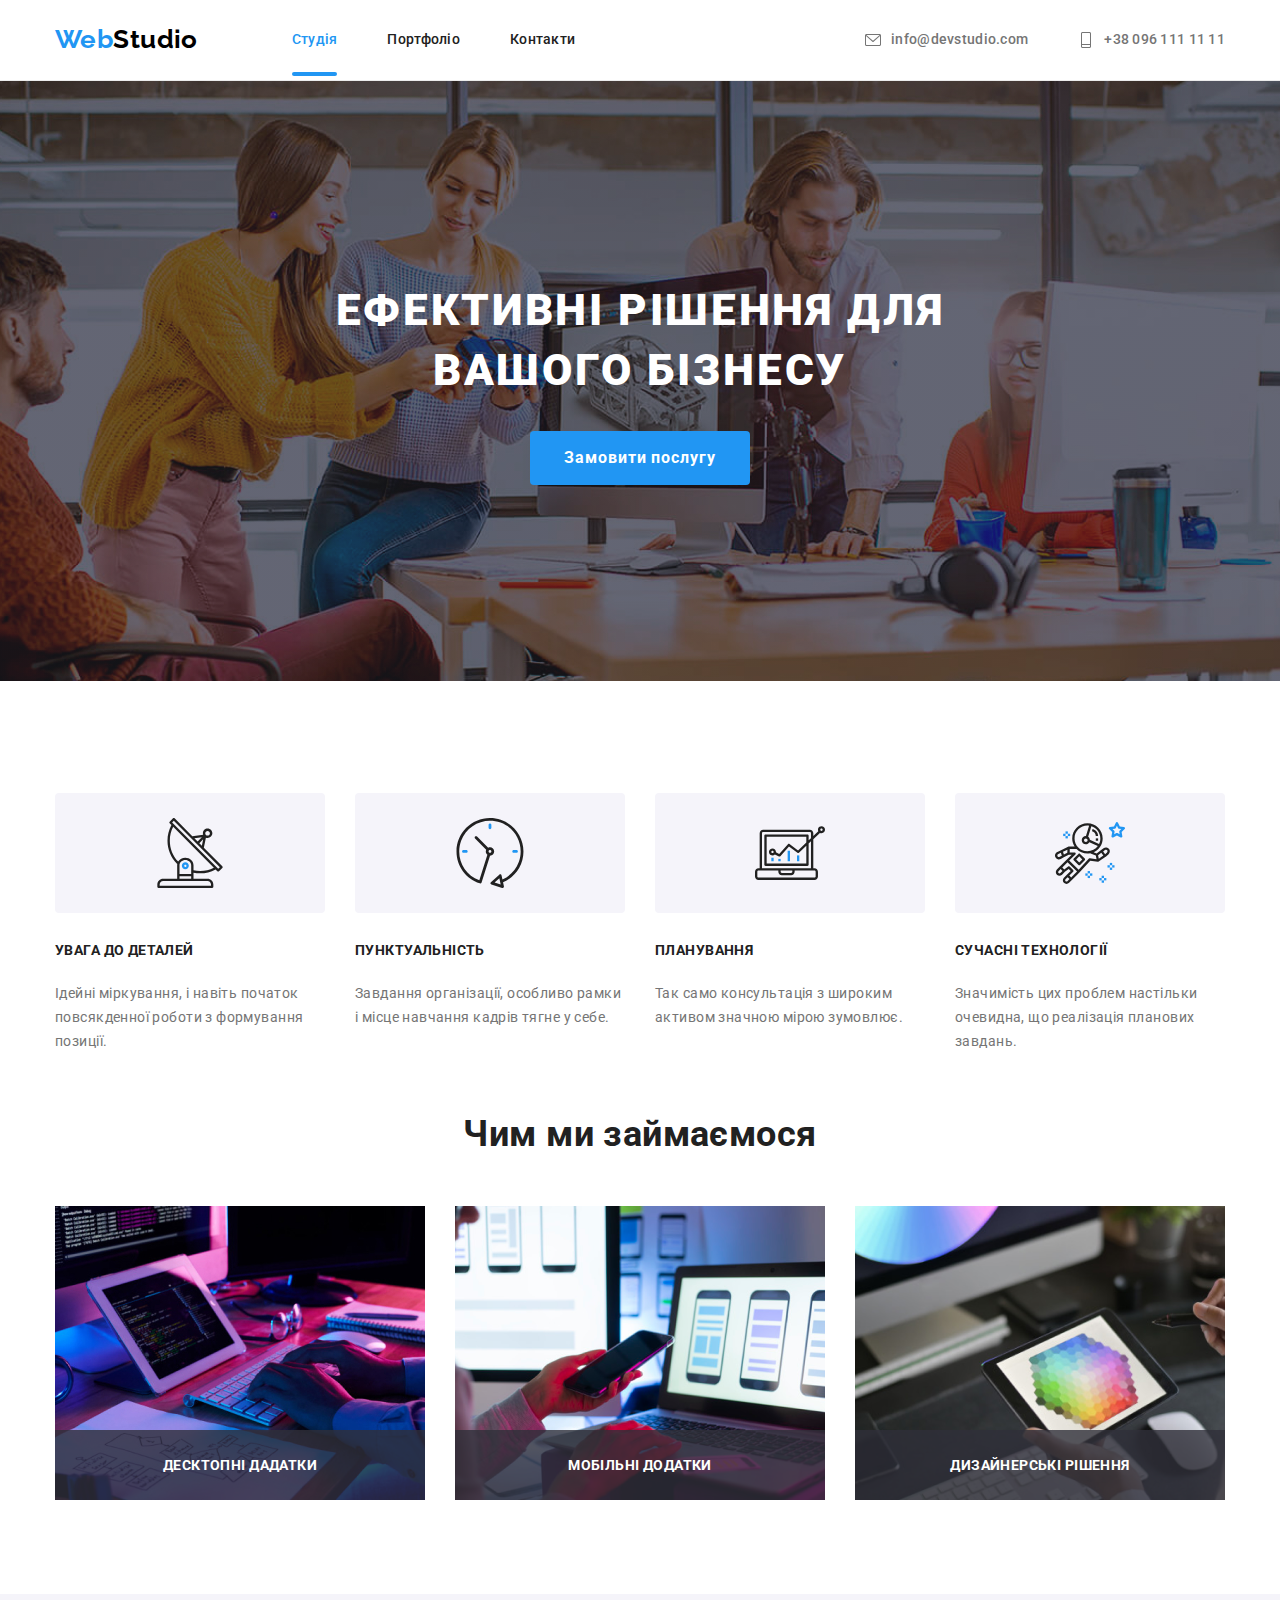
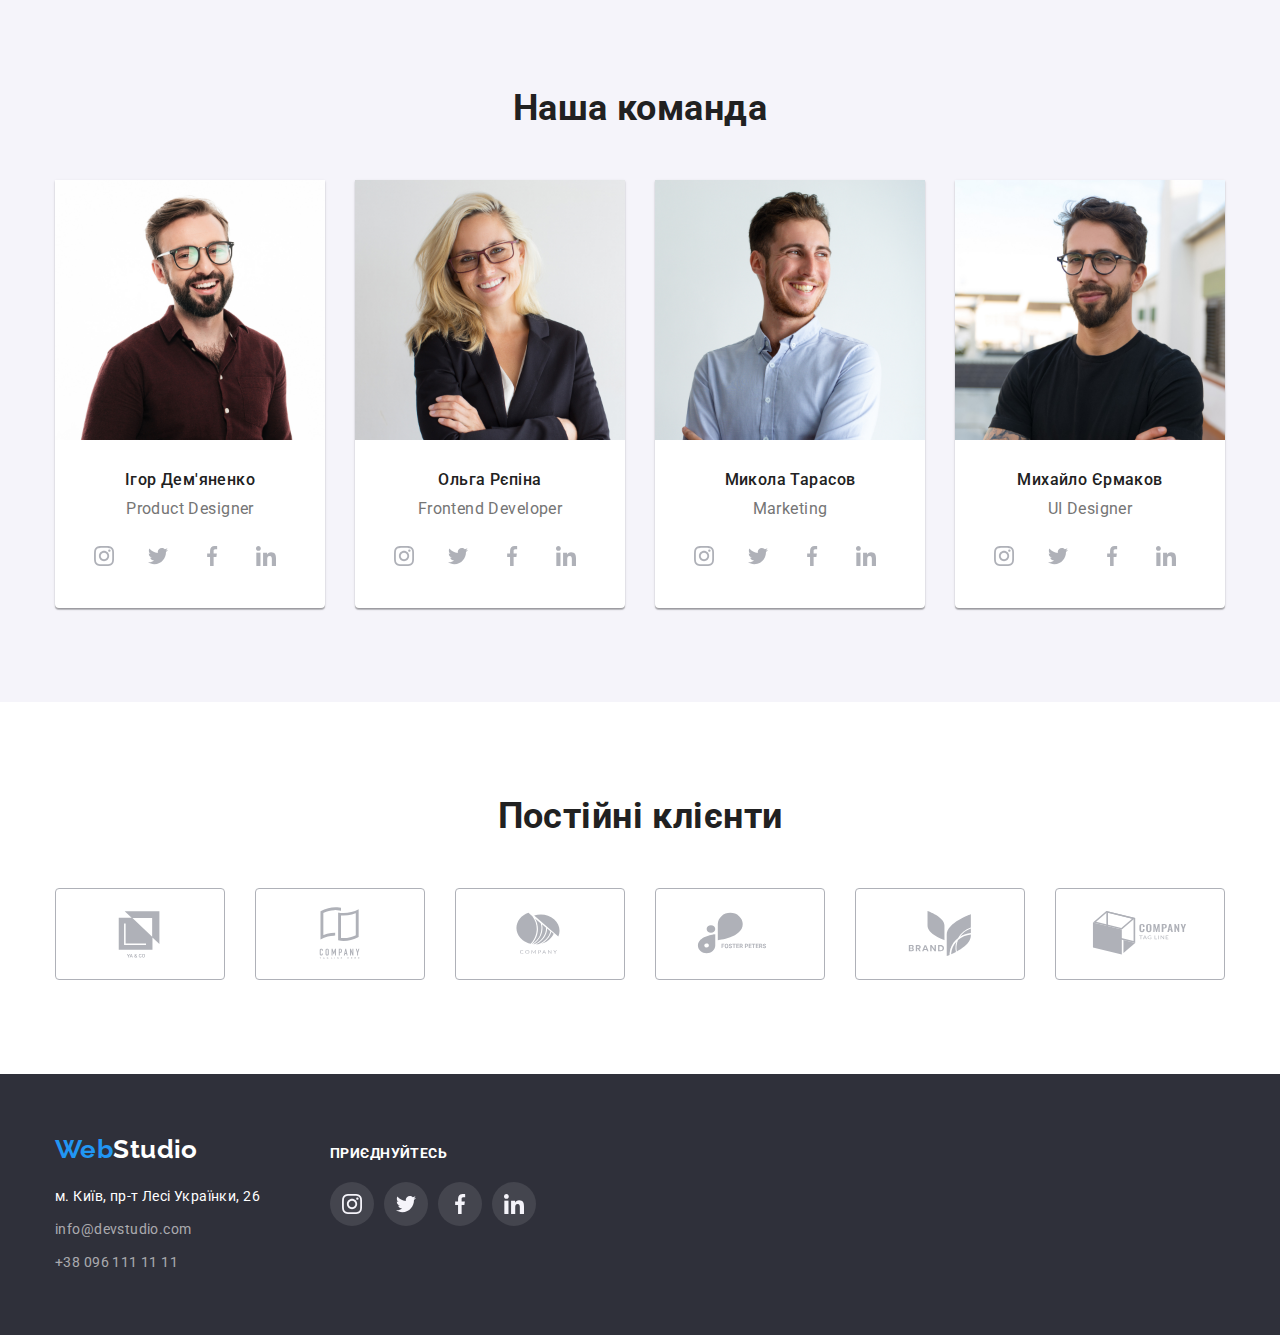
<file: index.html>
<!DOCTYPE html>
<html lang="ua">
  <head>
    <meta charset="UTF-8" />
    <meta http-equiv="X-UA-Compatible" content="IE=edge" />
    <meta name="viewport" content="width=device-width, initial-scale=1.0" />
    <link rel="preconnect" href="https://fonts.googleapis.com" />
    <link rel="preconnect" href="https://fonts.gstatic.com" crossorigin />

    <link
      href="https://fonts.googleapis.com/css2?family=Raleway:wght@700&family=Roboto:wght@400;500;700;900&display=swap"
      rel="stylesheet"
    />
    <link
      rel="stylesheet"
      href="https://cdnjs.cloudflare.com/ajax/libs/modern-normalize/1.1.0/modern-normalize.min.css"
    />
    <link rel="stylesheet" href="./css/styles.css" />
    <title>Студия</title>
  </head>
  <!--Шапка-->
  <body>
    <header class="header-page ">
      <div class="container main-nav">
        <nav class="nav">
          <a href="./index.html" class="logo"
            ><span class="logo-word">Web</span>Studio</a
          >
          <ul class="site-nav list">
            <li class="item"><a href="./index.html" class="link active">Студія</a></li>
            <li class="item">
              <a href="./portfolio.html" class="link">Портфоліо</a>
            </li>
            <li class="item"><a href="" class="link">Контакти</a></li>
          </ul>
        </nav>
        <ul class="contact list">
          <li class="item">
            <a href="mailto:info@devstudio.com" class="link-envelope link">
              <svg class="icon-envelope" width="16" height="16">
                <use href="./images/icons.svg/svg-1.svg#icon-amail-1"></use>
              </svg>
              info@devstudio.com
            </a>
          </li>
          <li class="item">
            <a href="tel:+380961111111" class="link-smartphone link">
              <svg class="icon-smartphone" width="16" height="16">
                <use href="./images/icons.svg/svg-1.svg#icon-phone-2"></use>
              </svg>
              +38 096 111 11 11
            </a>
          </li>
        </ul>
      </div>
    </header>
    <main>
      <!--Замовити послугу-->
      <section class="hero section overlay">
        <div class="container">
          <h1 class="hero-title">Ефективні рішення для вашого бізнесу</h1>
          <button type="button" class="button button-primary"data-modal-open>
            Замовити послугу
          </button>
        </div>
      </section>
      <!-- Особливості -->
      <section class="features-section section">
        <div class="container">
          <h2 class="vissually-hidden"></h2>
          <ul class="features list">
            <li class="item">
              <div class="icon-container">
                <svg class="antenna" width="70" height="70">
                  <use
                    href="./images/icons.svg/symbol-defs.svg#icon-antenna-1-1"
                  ></use>
                </svg>
              </div>
              <h3 class="features-title">Увага до деталей</h3>
              <p class="feature-text">
                Ідейні міркування, і навіть початок повсякденної роботи з
                формування позиції.
              </p>
            </li>
            <li class="item">
              <div class="icon-container">
                <svg class="clock" width="70" height="70">
                  <use
                    href="./images/icons.svg/symbol-defs.svg#icon-clock-1-1"
                  ></use>
                </svg>
              </div>
              <h3 class="features-title">Пунктуальність</h3>
              <p class="feature-text">
                Завдання організації, особливо рамки і місце навчання кадрів
                тягне у себе.
              </p>
            </li>
            <li class="item">
              <div class="icon-container">
                <svg class="diagram" width="70" height="70">
                  <use
                    href="./images/icons.svg/symbol-defs.svg#icon-diagram-1-1"
                  ></use>
                </svg>
              </div>
              <h3 class="features-title">Планування</h3>
              <p class="feature-text">
                Так само консультація з широким активом значною мірою зумовлює.
              </p>
            </li>
            <li class="item">
              <div class="icon-container">
                <svg class="astronaut" width="70" height="70">
                  <use
                    href="./images/icons.svg/symbol-defs.svg#icon-astronaut-1-1"
                  ></use>
                </svg>
              </div>
              <h3 class="features-title">Сучасні технології</h3>
              <p class="feature-text">
                Значимість цих проблем настільки очевидна, що реалізація
                планових завдань.
              </p>
            </li>
          </ul>
        </div>
      </section>

      <!--Чим ми займаємося-->
      <section class="works section">
        <div class="container">
          <h2 class="section-title">Чим ми займаємося</h2>
          <ul class="works-images list">
            <li class="item">
              <div class="wraper">
                <img
                src="./images/img.jpg "
                alt="Человек печатает на клавиатуре"
                class="work"
                width="370"
                height="294"
              />
              <div class="overlay-box">
                <p class="overlay-text"> Десктопні дадатки</p>
             </div>
              </div>
            </li>
            <li class="item">
              <div class="wraper">
                <img
                src="./images/img1.png"
                alt="Человек держит смартфон в руке"
                class="work"
                width="370"
                height="294"
              />
              <div class="overlay-box">
                <p class="overlay-text"> Мобільні додатки</p>
             </div>
              </div>
            </li>
            <li class="item">
              <div class="wraper">
                  <img
                src="./images/img2.png"
                alt="Человек держит планшет в руке"
                class="work"
                width="370"
                height="294"
              />
              <div class="overlay-box">
                <p class="overlay-text"> Дизайнерські рішення</p>
             </div>
              </div>
            </li>
          </ul>
        </div>
      </section>
      <!--Наша команда-->
      <section class="team section">
        <div class="container">
          <h2 class="section-title">Наша команда</h2>
          <ul class="team-list list">
            <li class="item team-item">
              <img
                src="./images/img3.jpg"
                class="team-img"
                alt="Фото Ігор Дем'яненко"
                width="270"
                height="260"
              />
              <div class="img-descr">
                <h3 class="team-member">Ігор Дем'яненко</h3>
                <p class="team-descrp" lang="en">Product Designer</p>
                <ul class="list team-link-list team-link">
                  <li class="social-link">
                    <a class="team-icon-link" href="#">
                      <svg class="team-social-icon" width="20" height="20">
                        <use
                          href="./images/icons.svg/symbol-defs 1.svg#icon-instagram-2"
                        ></use>
                      </svg>
                    </a>
                  </li>
                  <li class="social-link">
                    <a class="team-icon-link" href="#">
                      <svg class="team-social-icon" width="20" height="20">
                        <use
                          href="./images/icons.svg/symbol-defs 1.svg#icon-twitter-1"
                        ></use>
                      </svg>
                    </a>
                  </li>
                  <li class="social-link">
                    <a class="team-icon-link" href="#">
                      <svg class="team-social-icon" width="20" height="20">
                        <use
                          href="./images/icons.svg/symbol-defs 1.svg#icon-facebook-1"
                        ></use>
                      </svg>
                    </a>
                  </li>

                  <li class="social-link">
                    <a class="team-icon-link" href="#">
                      <svg class="team-social-icon" width="20" height="20">
                        <use
                          href="./images/icons.svg/symbol-defs 1.svg#icon-linkedin-1"
                        ></use>
                      </svg>
                    </a>
                  </li>
                </ul>
              </div>
            </li>
            <li class="item">
              <img
                src="./images/img4.jpg"
                class="team-img"
                alt="Фото Ольга Репіна"
                width="270"
                height="260"
              />
              <div class="img-descr">
                <h3 class="team-member">Ольга Рєпіна</h3>
                <p class="team-descrp" lang="en">Frontend Developer</p>
                <ul class="list team-link-list team-link">
                  <li class="social-link">
                    <a class="team-icon-link" href="#">
                      <svg class="team-social-icon" width="20" height="20">
                        <use
                          href="./images/icons.svg/symbol-defs 1.svg#icon-instagram-2"
                        ></use>
                      </svg>
                    </a>
                  </li>
                  <li class="social-link">
                    <a class="team-icon-link" href="#">
                      <svg class="team-social-icon" width="20" height="20">
                        <use
                          href="./images/icons.svg/symbol-defs 1.svg#icon-twitter-1"
                        ></use>
                      </svg>
                    </a>
                  </li>
                  <li class="social-link">
                    <a class="team-icon-link" href="#">
                      <svg class="team-social-icon" width="20" height="20">
                        <use
                          href="./images/icons.svg/symbol-defs 1.svg#icon-facebook-1"
                        ></use>
                      </svg>
                    </a>
                  </li>
                  <li class="social-link">
                    <a class="team-icon-link" href="#">
                      <svg class="team-social-icon" width="20" height="20">
                        <use
                          href="./images/icons.svg/symbol-defs 1.svg#icon-linkedin-1"
                        ></use>
                      </svg>
                    </a>
                  </li>
                </ul>
              </div>
            </li>
            <li class="item">
              <img
                src="./images/img5.jpg"
                class="team-img"
                alt="Фото Микола Тарасов"
                width="270"
                height="260"
              />
              <div class="img-descr">
                <h3 class="team-member">Микола Тарасов</h3>
                <p class="team-descrp" lang="en">Marketing</p>
                <ul class="list team-link-list team-link">
                  <li class="social-link">
                    <a class="team-icon-link" href="#">
                      <svg class="team-social-icon" width="20" height="20">
                        <use
                          href="./images/icons.svg/symbol-defs 1.svg#icon-instagram-2"
                        ></use>
                      </svg>
                    </a>
                  </li>
                  <li class="social-link">
                    <a class="team-icon-link" href="#">
                      <svg class="team-social-icon" width="20" height="20">
                        <use
                          href="./images/icons.svg/symbol-defs 1.svg#icon-twitter-1"
                        ></use>
                      </svg>
                    </a>
                  </li>
                  <li class="social-link">
                    <a class="team-icon-link" href="#">
                      <svg class="team-social-icon" width="20" height="20">
                        <use
                          href="./images/icons.svg/symbol-defs 1.svg#icon-facebook-1"
                        ></use>
                      </svg>
                    </a>
                  </li>
                  <li class="social-link">
                    <a class="team-icon-link" href="#">
                      <svg class="team-social-icon" width="20" height="20">
                        <use
                          href="./images/icons.svg/symbol-defs 1.svg#icon-linkedin-1"
                        ></use>
                      </svg>
                    </a>
                  </li>
                </ul>
              </div>
            </li>
            <li class="item">
              <img
                src="./images/img6.jpg"
                class="team-img"
                alt="Фото Михайло Єрмаков"
                width="270"
                height="260"
              />
              <div class="img-descr">
                <h3 class="team-member">Михайло Єрмаков</h3>
                <p class="team-descrp" lang="en">UI Designer</p>
                <ul class="list team-link-list team-link">
                  <li class="social-link">
                    <a class="team-icon-link" href="#">
                      <svg class="team-social-icon" width="20" height="20">
                        <use
                          href="./images/icons.svg/symbol-defs 1.svg#icon-instagram-2"
                        ></use>
                      </svg>
                    </a>
                  </li>
                  <li class="social-link">
                    <a class="team-icon-link" href="#">
                      <svg class="team-social-icon" width="20" height="20">
                        <use
                          href="./images/icons.svg/symbol-defs 1.svg#icon-twitter-1"
                        ></use>
                      </svg>
                    </a>
                  </li>
                  <li class="social-link">
                    <a class="team-icon-link" href="#">
                      <svg class="team-social-icon" width="20" height="20">
                        <use
                          href="./images/icons.svg/symbol-defs 1.svg#icon-facebook-1"
                        ></use>
                      </svg>
                    </a>
                  </li>
                  <li class="social-link">
                    <a class="team-icon-link" href="#">
                      <svg class="team-social-icon" width="20" height="20">
                        <use
                          href="./images/icons.svg/symbol-defs 1.svg#icon-linkedin-1"
                        ></use>
                      </svg>
                    </a>
                  </li>
                </ul>
              </div>
            </li>
          </ul>
        </div>
      </section>
      <!-- CLIENTS -->
      <section class="section">
        <div class="container">
          <h2 class="section-title">Постійні клієнти</h2>
          <ul class="clients-list list">
            <li class="clients-list-item">
              <a class="clients-item-link" href="#">
                <svg class="clients-icon" width="106" height="60">
                  <use href="./images/icons.svg/svg-2.svg#icon-logo-1"></use>
                </svg>
              </a>
            </li>
            <li class="clients-list-item">
              <a class="clients-item-link" href="#">
                <svg class="clients-icon" width="106" height="60">
                  <use href="./images/icons.svg/svg-2.svg#icon-logo-2"></use>
                </svg>
              </a>
            </li>
            <li class="clients-list-item">
              <a class="clients-item-link" href="#">
                <svg class="clients-icon" width="106" height="60">
                  <use href="./images/icons.svg/svg-2.svg#icon-logo-3"></use>
                </svg>
              </a>
            </li>
            <li class="clients-list-item">
              <a class="clients-item-link" href="#">
                <svg class="clients-icon" width="106" height="60">
                  <use href="./images/icons.svg/svg-2.svg#icon-logo-4"></use>
                </svg>
              </a>
            </li>
            <li class="clients-list-item">
              <a class="clients-item-link" href="#">
                <svg class="clients-icon" width="106" height="60">
                  <use href="./images/icons.svg/svg-2.svg#icon-logo-5"></use>
                </svg>
              </a>
            </li>
            <li class="clients-list-item">
              <a class="clients-item-link" href="#">
                <svg class="clients-icon" width="106" height="60">
                  <use href="./images/icons.svg/svg-2.svg#icon-logo-6"></use>
                </svg>
              </a>
            </li>
          </ul>
        </div>
      </section>
    </main>
    <!--Нижня шапка-->
    <footer class="footer">
      <div class="page-footer container">
        <div class="adress-container">
          <a href="./index.html" class="logo"
            ><span class="logo-word">Web</span>Studio</a
          >
          <address>
            <ul class="adress-list list">
              <li class="item">
                <a
                  href="https://goo.gl/maps/piqngm7oDQpEDh6u6"
                  class="address-list-link"
                  target="_blank"
                  rel="noopener nofollow noreferrer"
                  >м. Київ, пр-т Лесі Українки, 26</a
                >
              </li>
              <li class="item">
                <a href="maito:info@devstudio.com" class="address-list-tel"
                  >info@devstudio.com</a
                >
              </li>
              <li class="item">
                <a href="tel:+380961111111" class="address-list-tel"
                  >+38 096 111 11 11</a
                >
              </li>
            </ul>
          </address>
        </div>
        <div class="link-container">
          <p class="footer-link-container-title">приєднуйтесь</p>
          <ul class="list footer-links-list">
            <li class="footer-links-item">
              <a class="footer-social-links" href="">
                <svg class="footer-social-link-icon" width="20" height="20">
                  <use
                    href="./images/icons.svg/symbol-defs 1.svg#icon-instagram-2"
                  ></use>
                </svg>
              </a>
            </li>
            <li class="footer-links-item">
              <a class="footer-social-links" href="">
                <svg class="footer-social-link-icon" width="20" height="20">
                  <use
                    href="./images/icons.svg/symbol-defs 1.svg#icon-twitter-1"
                  ></use>
                </svg>
              </a>
            </li>
            <li class="footer-links-item">
              <a class="footer-social-links" href="">
                <svg class="footer-social-link-icon" width="20" height="20">
                  <use
                    href="./images/icons.svg/symbol-defs 1.svg#icon-facebook-1"
                  ></use>
                </svg>
              </a>
            </li>
            <li class="footer-links-item">
              <a class="footer-social-links" href="">
                <svg class="footer-social-link-icon" width="20" height="20">
                  <use
                    href="./images/icons.svg/symbol-defs 1.svg#icon-linkedin-1"
                  ></use>
                </svg>
              </a>
            </li>
          </ul>
        </div>
      </div>
    </footer>
    <div class="backdrop is-hidden"data-modal>
      <div class="modal">
         <button class="close-btn" type="button"data-modal-close>
           <svg class="close-btn-icon" width="16" height="16">
             <use href="./images/icons.svg/icon-btn.svg#icon-close-black-18dp-2-1"></use>
           </svg>
         </button>
      </div>
   </div>

    <script src="./js/modal.js"></script>
  </body>
</html>
</file>
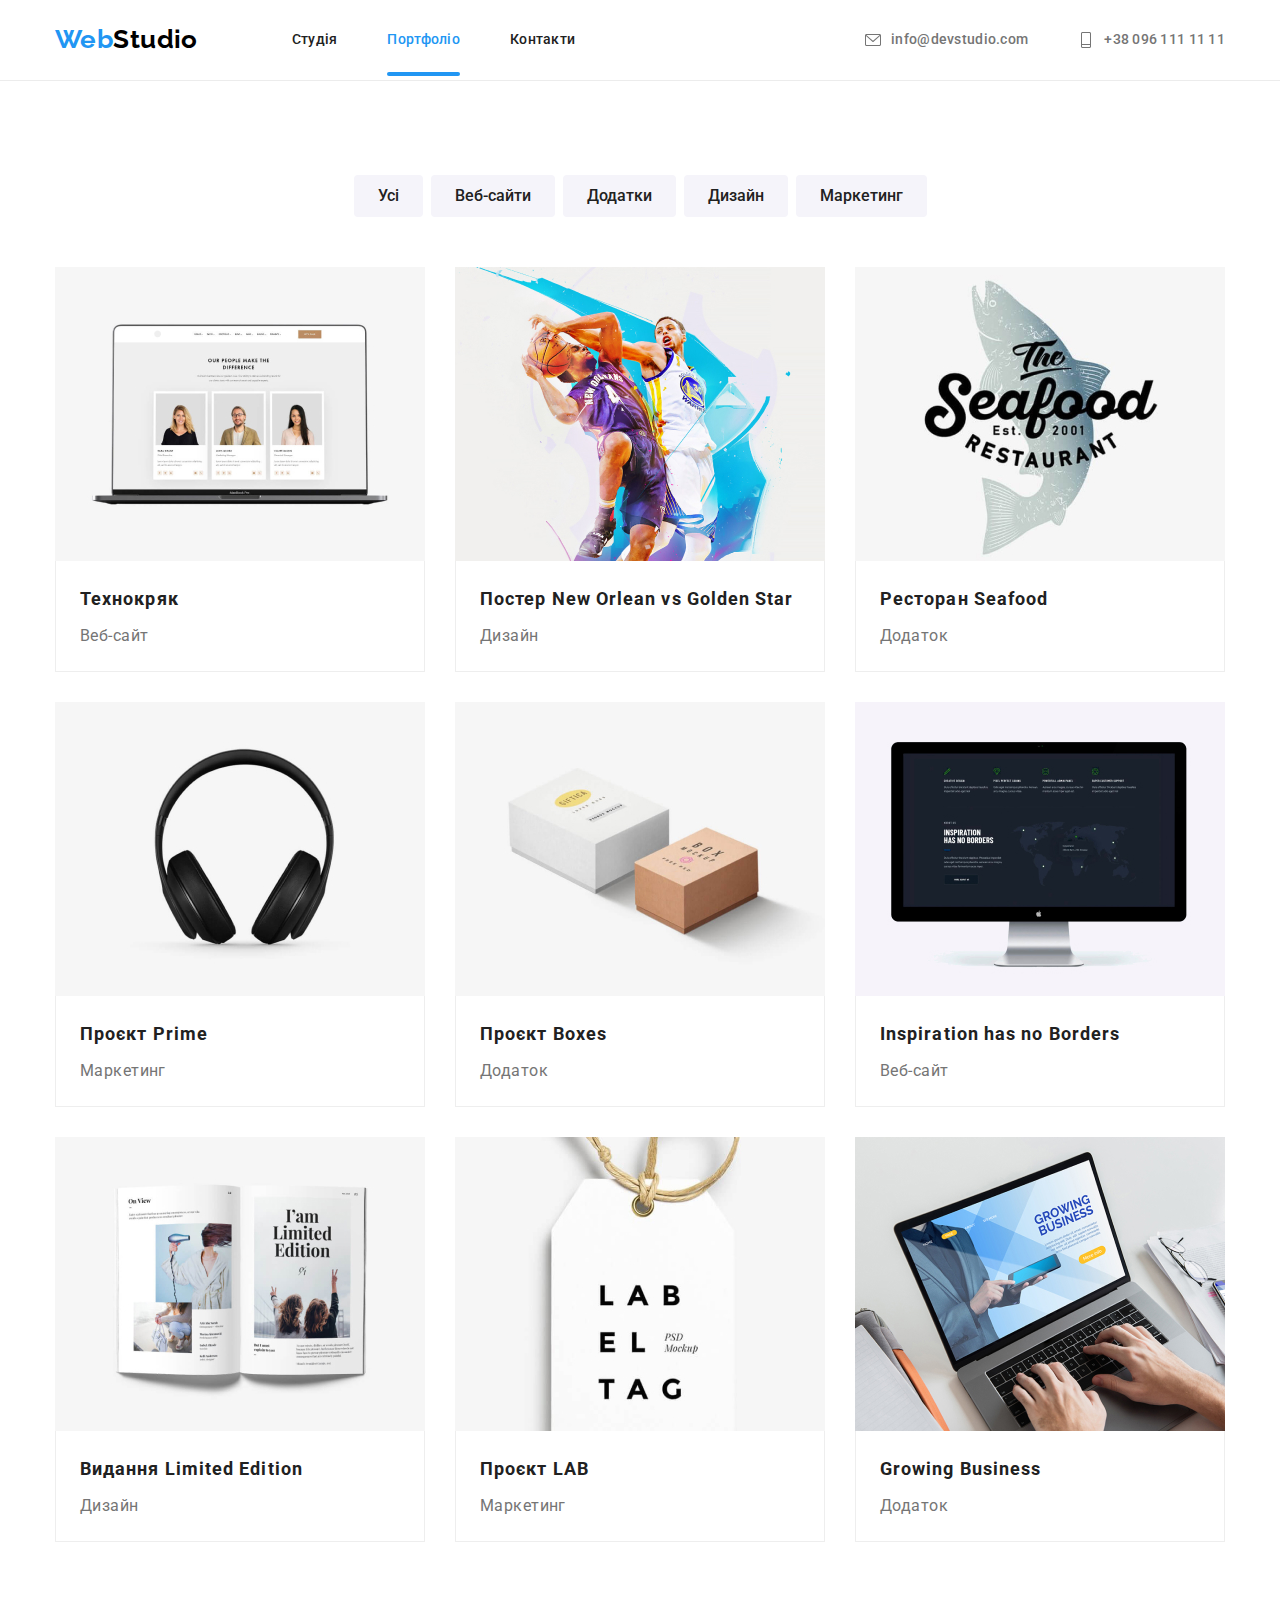
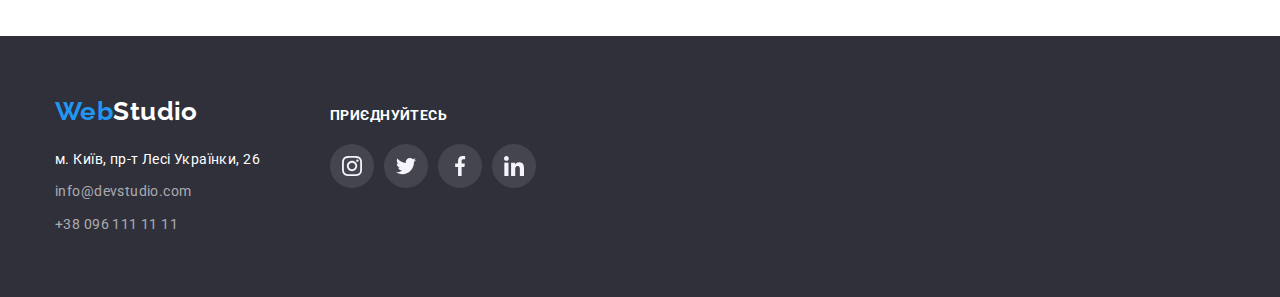
<file: portfolio.html>
<!DOCTYPE html>
<html lang="ua">
  <head>
    <meta charset="UTF-8" />
    <meta http-equiv="X-UA-Compatible" content="IE=edge" />
    <meta name="viewport" content="width=device-width, initial-scale=1.0" />
    <link rel="preconnect" href="https://fonts.googleapis.com" />
    <link rel="preconnect" href="https://fonts.gstatic.com" crossorigin />

    <link
      href="https://fonts.googleapis.com/css2?family=Raleway:wght@700&family=Roboto:wght@400;500;700;900&display=swap"
      rel="stylesheet"
    />
    <link
      rel="stylesheet"
      href="https://cdnjs.cloudflare.com/ajax/libs/modern-normalize/1.1.0/modern-normalize.min.css"
    />
    <link rel="stylesheet" href="./css/portfolio.css" />
    <title>Портфоліо</title>
  </head>

  <body>
    <!--Шапка сторінки-->
    <header class="header-page">
      <div class="container main-nav">
        <nav class="nav">
          <a href="./index.html" class="logo"
            ><span class="logo-word">Web</span>Studio</a
          >
          <ul class="site-nav list">
            <li class="item"><a href="./index.html" class="link">Студія</a></li>
            <li class="item">
              <a href="./portfolio.html" class="link active">Портфоліо</a>
            </li>
            <li class="item"><a href="" class="link ">Контакти</a></li>
          </ul>
        </nav>
        <ul class="contact list">
          <li class="item">
            <a href="mailto:info@devstudio.com" class="link-envelope link">
              <svg class="icon-envelope" width="16" height="16">
                <use href="./images/icons.svg/svg-1.svg#icon-amail-1"></use>
              </svg>
              info@devstudio.com
            </a>
          </li>
          <li class="item">
            <a href="tel:+380961111111" class="link-smartphone link">
              <svg class="icon-smartphone" width="16" height="16">
                <use href="./images/icons.svg/svg-1.svg#icon-phone-2"></use>
              </svg>
              +38 096 111 11 11
            </a>
          </li>
        </ul>
      </div>
    </header>
    <!--Головна сторінка-->
    <main>
      <section class="portfolio section">
        <div class="container">
          <h1 class="visually-hidden">Портфоліо</h1>
          <ul class="portfolio-nav list">
            <li class="portfolio-nav-item item">
              <button type="button" class="button button-secondary">Усі</button>
            </li>
            <li class="portfolio-nav-item item">
              <button type="button" class="button button-secondary">
                Веб-сайти
              </button>
            </li>
            <li class="portfolio-nav-item item">
              <button type="button" class="button button-secondary">
                Додатки
              </button>
            </li>
            <li class="portfolio-nav-item item">
              <button type="button" class="button button-secondary">
                Дизайн
              </button>
            </li>
            <li class="portfolio-nav-item item">
              <button type="button" class="button button-secondary">
                Маркетинг
              </button>
            </li>
          </ul>

          <ul class="portfolio-list list">
            <li class="portfolio-list-item item">
              <div class="team-tumb">
                <a href="" class="portfolio-item">
                  <img
                    src="./images/img.number1.jpg"
                    class="portfolio-img"
                    alt="Технокряк"
                    width="370"
                    height="294"
                  />
                  <div class="product-overlay">
                    <p class="ovarlay-text-card">
                      Ресурс пропонує комплексні пропозиції з різним рівнем функціоналу та сервісів. Все це дозволить відвідувачу отримати вичерпні відомості про компанію чи приватну особу.
                    </p>
                  </div>
                </a>
              </div>
              <div class="img-descr">
                <h2 class="portfolio-title">Технокряк</h2>
                <p class="portfolio-descrp">Веб-сайт</p>
              </div>
            </li>
            <li class="portfolio-list-item item">
              <div class="team-tumb">
                <a href="" class="portfolio-item">
                  <img
                    src="./images/img.number2.jpg"
                    class="portfolio-img alt="
                    Постер
                    New
                    Orlean
                    vs
                    Golden
                    Star
                    width="370"
                    height="294"
                  />
                  <div class="product-overlay">
                    <p class="ovarlay-text-card">
                      Ресурс пропонує комплексні пропозиції з різним рівнем функціоналу та сервісів. Все це дозволить відвідувачу отримати вичерпні відомості про компанію чи приватну особу.
                    </p>
                  </div>
                </a>
              </div>
              <div class="img-descr">
                <h2 class="portfolio-title">
                  Постер <span lang="en">New Orlean vs Golden Star</span>
                </h2>
                <p class="portfolio-descrp">Дизайн</p>
              </div>
            </li>
            <li class="portfolio-list-item item">
              <div class="team-tumb">
                <a href="" class="portfolio-item">
                  <img
                    src="./images/img.number3.jpg"
                    class="portfolio-img alt="
                    Ресторан
                    Seafood
                    width="370"
                    height="294"
                  />
                  <div class="product-overlay">
                    <p class="ovarlay-text-card">
                      Ресурс пропонує комплексні пропозиції з різним рівнем функціоналу та сервісів. Все це дозволить відвідувачу отримати вичерпні відомості про компанію чи приватну особу.
                    </p>
                  </div>
                </a>
              </div> 
                <div class="img-descr">
                  <h2 class="portfolio-title">
                    Ресторан <span lang="en">Seafood</span>
                  </h2>
                  <p class="portfolio-descrp">Додаток</p>
                </div>
              
            </li>
            <li class="portfolio-list-item item">
              <div class="team-tumb">
                <a href="" class="portfolio-item">
                  <img
                    src="./images/img.number4.jpg"
                    class="portfolio-img alt="
                    Проект
                    Prime
                    width="370"
                    height="294"
                  />
                  <div class="product-overlay">
                    <p class="ovarlay-text-card">
                      Ресурс пропонує комплексні пропозиції з різним рівнем функціоналу та сервісів. Все це дозволить відвідувачу отримати вичерпні відомості про компанію чи приватну особу.
                    </p>
                  </div>
                </a>
              </div>  
                <div class="img-descr">
                  <h2 class="portfolio-title">
                    Проєкт <span lang="en">Prime</span>
                  </h2>
                  <p class="portfolio-descrp">Маркетинг</p>
                </div>
              
            </li>
            <li class="portfolio-list-item item">
              <div class="team-tumb">
                <a href="" class="portfolio-item">
                  <img
                    src="./images/img.number5.jpg"
                    class="portfolio-img alt="
                    Проект
                    Boxes
                    width="370"
                    height="294"
                  />
                  <div class="product-overlay">
                    <p class="ovarlay-text-card">
                      Ресурс пропонує комплексні пропозиції з різним рівнем функціоналу та сервісів. Все це дозволить відвідувачу отримати вичерпні відомості про компанію чи приватну особу.
                    </p>
                  </div>
                </a>
              </div> 
                <div class="img-descr">
                  <h2 class="portfolio-title">
                    Проєкт <span lang="en">Boxes</span>
                  </h2>
                  <p class="portfolio-descrp">Додаток</p>
                </div>
              
            </li>
            <li class="portfolio-list-item item">
              <div class="team-tumb">
                <a href="" class="portfolio-item">
                  <img
                    src="./images/img.number6.jpg"
                    class="portfolio-img alt="
                    Inspiration
                    has
                    no
                    Borders
                    width="370"
                    height="294"
                 />
                 <div class="product-overlay">
                  <p class="ovarlay-text-card">
                    Ресурс пропонує комплексні пропозиції з різним рівнем функціоналу та сервісів. Все це дозволить відвідувачу отримати вичерпні відомості про компанію чи приватну особу.
                  </p>
                </div>
                </a>
              </div> 
                <div class="img-descr">
                  <h2 class="portfolio-title" lang="en">
                    Inspiration has no Borders
                  </h2>
                  <p class="portfolio-descrp">Веб-сайт</p>
                </div>
              
            </li>
            <li class="portfolio-list-item item">
              <div class="team-tumb">
                <a href="" class="portfolio-item">
                  <img
                    src="./images/img.number7.jpg"
                    class="portfolio-img alt="
                    В
                    Limited
                    Edition
                    width="370"
                    height="294"
                   />
                   <div class="product-overlay">
                    <p class="ovarlay-text-card">
                      Ресурс пропонує комплексні пропозиції з різним рівнем функціоналу та сервісів. Все це дозволить відвідувачу отримати вичерпні відомості про компанію чи приватну особу.
                    </p>
                  </div>
                </a>
              </div> 
              <div class="img-descr">
                <h2 class="portfolio-title">
                  Видання <span lang="en">Limited Edition</span>
                </h2>
                <p class="portfolio-descrp">Дизайн</p>
              </div>
              
            </li>
            <li class="portfolio-list-item item">
              <div class="team-tumb">
                <a href="" class="portfolio-item">
                  <img
                    src="./images/img.number8.jpg"
                    class="portfolio-img alt="
                    Проєкт
                    LAB
                    width="370"
                    height="294"
                  />
                  <div class="product-overlay">
                    <p class="ovarlay-text-card">
                      Ресурс пропонує комплексні пропозиції з різним рівнем функціоналу та сервісів. Все це дозволить відвідувачу отримати вичерпні відомості про компанію чи приватну особу.
                    </p>
                  </div>
               </a>
              </div> 
                <div class="img-descr">
                  <h2 class="portfolio-title">
                    Проєкт <span lang="en">LAB</span>
                  </h2>
                  <p class="portfolio-descrp">Маркетинг</p>
                </div>
              
            </li>
            <li class="portfolio-list-item item">
              <div class="team-tumb">
                <a href="" class="portfolio-item">
                  <img
                    src="./images/img.number9.jpg"
                    class="portfolio-img alt="
                    Growing
                    Business
                    width="370"
                    height="294"
                   />
                   <div class="product-overlay">
                    <p class="ovarlay-text-card">
                      Ресурс пропонує комплексні пропозиції з різним рівнем функціоналу та сервісів. Все це дозволить відвідувачу отримати вичерпні відомості про компанію чи приватну особу.
                    </p>
                  </div>
                </a>
              </div>
                <div class="img-descr">
                  <h2 class="portfolio-title" lang="en">Growing Business</h2>
                  <p class="portfolio-descrp">Додаток</p>
                </div>
            </li>
          </ul>
        </div>
      </section>
    </main>
    <!--Нижня шапка-->
    <footer class="footer">
      <div class="page-footer container">
        <div class="adress-container">
          <a href="./index.html" class="logo"
            ><span class="logo-word">Web</span>Studio</a
          >
          <address>
            <ul class="adress-list list">
              <li class="item">
                <a
                  href="https://goo.gl/maps/piqngm7oDQpEDh6u6"
                  class="address-list-link"
                  target="_blank"
                  rel="noopener nofollow noreferrer"
                  >м. Київ, пр-т Лесі Українки, 26</a
                >
              </li>
              <li class="item">
                <a href="maito:info@devstudio.com" class="address-list-tel"
                  >info@devstudio.com</a
                >
              </li>
              <li class="item">
                <a href="tel:+380961111111" class="address-list-tel"
                  >+38 096 111 11 11</a
                >
              </li>
            </ul>
          </address>
        </div>
        <div class="link-container">
          <p class="footer-link-container-title">приєднуйтесь</p>
          <ul class="list footer-links-list">
            <li class="footer-links-item">
              <a class="footer-social-links" href="">
                <svg class="footer-social-link-icon" width="20" height="20">
                  <use
                    href="./images/icons.svg/symbol-defs 1.svg#icon-instagram-2"
                  ></use>
                </svg>
              </a>
            </li>
            <li class="footer-links-item">
              <a class="footer-social-links" href="">
                <svg class="footer-social-link-icon" width="20" height="20">
                  <use
                    href="./images/icons.svg/symbol-defs 1.svg#icon-twitter-1"
                  ></use>
                </svg>
              </a>
            </li>
            <li class="footer-links-item">
              <a class="footer-social-links" href="">
                <svg class="footer-social-link-icon" width="20" height="20">
                  <use
                    href="./images/icons.svg/symbol-defs 1.svg#icon-facebook-1"
                  ></use>
                </svg>
              </a>
            </li>
            <li class="footer-links-item">
              <a class="footer-social-links" href="">
                <svg class="footer-social-link-icon" width="20" height="20">
                  <use
                    href="./images/icons.svg/symbol-defs 1.svg#icon-linkedin-1"
                  ></use>
                </svg>
              </a>
            </li>
          </ul>
        </div>
      </div>
    </footer>
  </body>
</html>
</file>
<file: css/styles.css>
html {
  box-sizing: border-box;
}

*,
*::after,
*::before {
  box-sizing: inherit;
}

h1,
h2,
h3,
h4,
h5,
h6,
p {
  margin-top: 0;
}

a {
  text-decoration: none;
  color: inherit;
}

address {
  font-style: normal;
}


:root {
  --title-text-color: #212121;
  --primary-text-color: #757575;
  --accent-color: #2196F3;
  --deep-blue: #188CE8;
  --button-white-color: #FFFFFF;
  --background-section: #2F303A;
  --background-color: #F5F4FA;
  --black: #000000;
}

body {
  color: var(--primary-text-color);
  font-family: 'Roboto', sans-serif;
  letter-spacing: 0.03em;
  font-size: 14px;
  line-height: 1.71;
}

.list {
  list-style: none;
  padding-left: 0;
  margin: 0;
}

.container {
  width: 1200px;
  padding-left: 15px;
  padding-right: 15px;
  margin-left: auto;
  margin-right: auto;
}

.section {
  padding-top: 94px;
  padding-bottom: 94px;
}

/*Шапка*/

.header-page {
  border-bottom: 1px solid #ECECEC;
  padding-top: 24px;
  padding-bottom: 25px;
  }
  
  
  /*Логотип*/
  
  .logo {
    color: var(--black);
      text-decoration: none;
      font-family: 'Raleway', sans-serif;
      font-weight: 700;
      font-size: 26px;
      line-height: 1.2;
    
    
    }
    
    .nav .logo {
      margin-right: 94px;
    }
    
    .logo .logo-word {
    color: var(--accent-color);
    }
    
    .main-nav {
      display: flex;
      align-items: center;
      justify-content: space-between;
    }
    
    .nav,
    .site-nav {
      display: flex;
      align-items: center;
    }
    
    
    .site-nav .item:not(:last-child) {
      margin-right: 50px;
    }
    
    .site-nav .link {
      color: var(--title-text-color);
      text-decoration: none;
      font-weight: 500;
      line-height: 1.14;
      letter-spacing: 0.02em;
      position: relative;
      padding-top: 28px;
      padding-bottom: 28px;
    
      transition: 250ms cubic-bezier(0.4, 0, 0.2, 1);
    
    }
    
    .site-nav .current {
      color: var(--accent-color);
    }
    
    .site-nav .active::after{
      position: absolute;
      left: 0px;
      bottom: -1px;
      content: "";
    
      width: 100%;
      height: 4px;
      
      border-radius: 2px;
      background-color: var(--accent-color);
      /*opacity: ;*/
  
  }
  
  
  .site-nav .active{
      color: var(--accent-color);
  }
  
  /*.active::after,
  .active:hover::after,
  .active:focus::after {
      opacity: 1;
  }
  */
    
    
    .site-nav .link:hover,
    .site-nav .link:focus {
      color: var(--accent-color);
    }
    
    .icon-envelope {
      margin-right: 10px;
      fill: currentColor;
    }
    
    .link-envelope {
      align-items: center;
      display: flex;
    }
    
    .icon-smartphone {
      margin-right: 10px;
      fill: currentColor;
    }
    
    .link-smartphone {
      align-items: center;
      display: flex;
    }
    
    .contact {
      display: flex;
    }
    
    .contact .link {
     color: var(--primary-text-color);
      text-decoration: none;
      font-weight: 500;
      line-height: 1.14;
      letter-spacing: 0.02em;
    
      visibility: visible;
      transition: opacity 250ms,visibility 250ms linear ;
    }
    
    .contact .item:not(:last-child)
     { margin-right: 50px;
    }
    
    .contact .link:hover,
    .contact .link:focus {
      color: var(--accent-color);
    }


.hero {
  background-color: var(--background-section);
  text-align: center;
  padding-top: 200px;
  padding-bottom: 200px;

}

.overlay{
  max-width: 1600px;
  margin-left: auto;
  margin-right: auto;
  height: 600px;
  background-image: linear-gradient(to right, 
  rgba(47,48,58, 0.4),
  rgba(47, 48, 58, 0.4)
  ),
  url("../images/first\ img.jpg");
  background-position: center;
  background-repeat: no-repeat;
  background-size: cover;
}



.hero .hero-title {
      display: block;
      width: 696px;
      text-align: center;
      margin-right: auto;
      margin-left: auto;

      color: var(--button-white-color);
      font-weight: 900;
      font-size: 44px;
      line-height: 1.36;
      letter-spacing: 0.06em;
      text-transform: uppercase;

      margin-top: 0;
      margin-bottom: 30px;
  }

/*Button*/

.button {
  font-size: 16px;
  text-align: center;
  cursor: pointer;
  font-family: inherit;
  border-color: transparent;
  border-radius: 4px;
}

.button-primary {
  color: var(--button-white-color);
  background-color: var(--accent-color);

  font-weight: 700;
  line-height: 1.88;
  letter-spacing: 0.06em;

  padding: 10px 32px;
  min-width: 200px;
}

.button-secondary {
  display: inline-block;
  color: var(--title-text-color);
  background-color: var(--background-color);

  font-weight: 500;
  line-height: 1.62;

  padding: 6px 22px;

  transition: 250ms cubic-bezier(0.4, 0, 0.2, 1);
}

.button-secondary:not(:last-child) {
  margin-right: 8px;
}

.button-primary:hover,
.button-primary:focus {
color: var(--background-color);
background-color: var(--deep-blue);
}

.button-secondary:hover,
.button-secondary:focus {
color: var(--button-white-color);
  background-color: var(--accent-color);
}

.button.active {
  color: var(--button-white-color);
  background-color: var(--accent-color);
}

/*FEATURES*/




.features-section{
  padding-bottom: 47px;
}

.features {
  display: flex;
  flex-wrap: wrap;

}

.features .item {
  width: 270px;
}

.features .item:not(:last-child) {
  margin-right: 30px;
}
.features .features-title {
  color: var(--title-text-color);
  font-size: 14px;
  line-height: 1.14;
  text-transform: uppercase;
  margin-top: 0px;
  margin-bottom: 10px;
}

.features .feature-text {
  line-height: 1.71;
  margin-bottom: 0;
  margin-top: 0;



}

.works {
  padding-top: 0;
}

.works .works-images {
  display: flex;
}

.works-images .work {
  display: block;
  max-width: 100%;
  height: auto;
  position: relative;
}
.wraper{
  position: relative;
}
.overlay-box{
  position: absolute;
  width: 370px;
  height: 70px;
  border-radius: 0px;
  background: rgba(47, 48, 58, 0.8);
  left: 0;
  bottom: 0;
}
.overlay-text{
  font-family: 'Roboto';
  font-style: normal;
  font-weight: 700;
  font-size: 14px;
  line-height: 16px;
  text-align: center;
  letter-spacing: 0.03em;
  text-transform: uppercase;

  padding: 27px;

  color: #FFFFFF;
}

.works .works-images .item:not(:last-child) {
  margin-right: 30px;
}

.section-title {
  color: var(--title-text-color);
  font-size: 36px;
  line-height: 1.16;
  text-align: center;
  margin-top: 0px;
  margin-bottom: 50px;
}
*/
.team {
  background-color: var(--background-color);
}

.team-list {
  display: flex;
}

.team-list .item {
  box-shadow: 0px 1px 3px rgba(0, 0, 0, 0.12), 0px 1px 1px rgba(0, 0, 0, 0.14), 0px 2px 1px rgba(0, 0, 0, 0.2);
  border-radius: 0px 0px 4px 4px;
  text-align: center;
  background-color: var(--button-white-color);
}

.team-list .item:not(:last-child) {
  margin-right: 30px;
}

.team-list .item .img-descr {
  padding-top: 30px;
  padding-bottom: 30px;
}

.team .team-member {
  color: var(--title-text-color);
  font-weight: 500;
  font-size: 16px;
  line-height: 1.19;
  margin-bottom: 0;
  margin-bottom: 10px;
}

.team .team-descrp {
  font-size: 16px;
  line-height: 1.19;
  padding-bottom: 16px;
}

.team-list .item .team-img {
  display: block;
  max-width: 100%;
  height: auto;
}

.footer {
  background-color: var(--background-section);
  padding-top: 60px;
  padding-bottom: 60px;
}

.footer .page-footer .logo {
  display: block;
  color: var(--button-white-color);
  margin-bottom: 20px;
}

.address-list .list .item:not(:last-child) {
  margin-bottom: 9px;
}

.address-list .address {
  font-style: normal;
  color: var(--button-white-color);
  text-decoration: none;
  font-size: 14px;
  line-height: 1.71;

  visibility: visible;
  transition: 250ms cubic-bezier(0.4, 0, 0.2, 1);
}

.address-list .mail:hover,
.address-list .mail:focus,
.address-list .tel:hover,
.address-list .tel:focus {
  color: var(--accent-color);
}

.address-list .mail,
.address-list .tel {
  font-style: normal;
  color: rgba(255, 255, 255, 0.6);
  text-decoration: none;
  font-size: 14px;
  line-height: 1.71;

  visibility: visible;
  transition: 250ms cubic-bezier(0.4, 0, 0.2, 1);
}



.portfolio-item {
  text-decoration: none;

}

.portfolio-title {
  color: var(--title-text-color);
  font-size: 18px;
  line-height: 2;
  letter-spacing: 0.06em;
  margin-bottom: 4px;
  margin-top: 0;
}

.portfolio-descrp {
  font-size: 16px;
  line-height: 1.88;
  padding-top: 0;
  margin-top: 0;
  margin-bottom: 0;
}

.portfolio-list {
  display: flex;
  flex-wrap: wrap;

  margin: -15px;
}


.portfolio-list .item {
  margin: 15px;

}

.portfolio-list .item .img-descr {
  border: 1px solid #EEEEEE;
  padding-top: 20px;
  padding-bottom: 20px;
  padding-right: 24px;
  padding-left: 24px;
}

.item .portfolio-img {
  display: block;
  max-width: 100%;
  height: auto;
}

.portfolio-nav {
  display: flex;
  justify-content: center;
  margin-bottom: 50px;
}

.portfolio-nav .item:not(:last-child) {
  margin-right: 8px;
}
/* ======================FEATURES================= */
.visually-hidden {
  position: absolute;
  width: 1px;
  height: 1px;
  margin: -1px;
  border: 0;
  padding: 0;

  white-space: nowrap;
  clip-path: inset(100%);
  clip: rect(0 0 0 0);
  overflow: hidden;
}

.features-section {
  padding-bottom: 47px;
}

.features {
  display: flex;
  flex-wrap: wrap;

}

.features .item {
  width: calc((100% - 90px) / 4);
}

.features .features-title {
  color: var(--title-text-color);
  font-size: 14px;
  line-height: 1.14;
  text-transform: uppercase;
  margin-top: 0px;
  margin-bottom: 10px;
}

.features .feature-text {
  line-height: 1.71;
  margin-bottom: 0;
  margin-top: 0;
  padding-top: 13.5px;
  padding-bottom: 13.5px;
}

.icon-container {
  width: 270px;
  height: 120px;
  background: #f5f4fa;
  border-radius: 4px;
  margin-bottom: 30px;
  padding: 25px 100px;

  transition: 250ms cubic-bezier(0.4, 0, 0.2, 1);
}





/* ==============/WORKS===================== */
/* ===============TEAM================== */
.section-title {
  color: var(--title-text-color);
  font-size: 36px;
  line-height: 1.16;
  text-align: center;
  margin-top: 0pxpx;
  margin-bottom: 50px;}


.team {
  background-color: var(--background-color);
}

.team-list {
  display: flex;
  flex-wrap: wrap;
}

.team-item {
  box-shadow: 0px 1px 3px rgba(0, 0, 0, 0.12), 0px 1px 1px rgba(0, 0, 0, 0.14),
      0px 2px 1px rgba(0, 0, 0, 0.2);
  border-radius: 0px 0px 4px 4px;
  text-align: center;
  background-color: var(--button-white-color);
  width: calc((100% - 90px) / 4);
}

.team-link-list {
  display: flex;
  
  align-items: center;
  justify-content: center;
}


.team-content {
  margin-bottom: 16px;
}


.team-social-icon {
  fill: #afb1b8;

  visibility: visible;
  transition: 250ms cubic-bezier(0.4, 0, 0.2, 1);
}

.team-icon-link:hover .team-social-icon,
.team-icon-link:focus .team-social-icon {
  fill: var(--button-white-color);
}

.team-icon-link:hover,
.team-icon-link:focus {
  background-color: var(--accent-color);
  border-radius: 50%;
  width: 44px;
  height: 44px;
}

.team-icon-link {
  width: 44px;
  height: 44px;
  border-radius: 50%;
  fill: #afb1b8;
  padding: 12px;
  display: flex;

  visibility: visible;
  transition: 250ms cubic-bezier(0.4, 0, 0.2, 1);
}

.team-img-description {
  padding: 30px 32px;
}

.team .team-member {
  color: var(--title-text-color);
  font-weight: 500;
  font-size: 16px;
  line-height: 1.19;
  margin-bottom: 0;
  margin-bottom: 10px;
}

.team .team-descrp {
  font-size: 16px;
  line-height: 1.19;
  margin-bottom: 0;
}

.team-list .item .team-img {
  display: block;
  max-width: 100%;
  height: auto;
}

/* ---------------TEAM--------------------*/
/* ----------------CLIENTS----------------*/
.clients-list {
  display: flex;
  flex-wrap: wrap;

}

.clients-list-item {
  width: 170px;
  height: 92px;
  border: 1px solid #afb1b8;
  border-radius: 4px;

  visibility: visible;
  transition: 250ms cubic-bezier(0.4, 0, 0.2, 1);

 
}

.clients-list .clients-list-item:not(:nth-child(6n)){
margin-right: 30px;
}

.clients-list-item:hover,
.clients-list-item:focus {
  border: 1px solid var(--accent-color);
}
.clients-item-link:hover .clients-icon,
.clients-item-link:focus .clients-icon {
  fill: var(--accent-color);
}

.clients-item-link {
  display: flex;

  /* padding: 16px 32px; */
  width: 100%;
  height: 100%;
  align-items: center;
  justify-content: center;

  transition: 250ms cubic-bezier(0.4, 0, 0.2, 1);
}

.clients-icon {
  display: block;
  fill: #afb1b8;
  transition: 250ms cubic-bezier(0.4, 0, 0.2, 1);
}

/* --------------CLIENTS---------*/
/* -------------FOOTER-----------*/
.footer-social-link-icon {
  fill: var(--background-color);
}

.footer-links-item:not(:nth-child(4n)){
margin-right: 10px;
}

.footer-links-item{
fill: var(--accent-color);
transition: 250ms cubic-bezier(0.4, 0, 0.2, 1);
}

.footer-social-links{
fill:var(--button-white-color);
}

.footer {
  background-color: var(--background-section);
  padding-top: 60px;
  padding-bottom: 60px;
}

.page-footer {
  display: flex;
 
  align-items: baseline;
}

.footer-links-list {
  display: flex;

}

.footer-link-container-title {
  font-size: 14px;
  font-weight: 700;
  line-height: 1.14;
  color: var(--button-white-color);
  margin-bottom: 20px;
  text-transform: uppercase;
  
  transition: 250ms cubic-bezier(0.4, 0, 0.2, 1);
}


.footer-social-links {
  background-color: rgba(255, 255, 255, 0.1);
  width: 44px;
  height: 44px;
  border-radius: 50%;
  padding: 12px;
  display: flex;

  visibility: visible;
  transition: 250ms cubic-bezier(0.4, 0, 0.2, 1);

}

.footer-social-links:hover,
.footer-social-links:focus {
  background-color: var(--accent-color);
}

.footer-social-link-icon {
  fill: currentColor;

}


.footer .page-footer .logo {
  display: block;
  color: var(--button-white-color);
  margin-bottom: 20px;
}

.address-list-item:not(:last-child) {
  margin-bottom: 9px;
}

.address-list-link {
  font-style: normal;
  color: var(--button-white-color);
  text-decoration: none;
  font-size: 14px;
  line-height: 1.71;

  transition: 250ms cubic-bezier(0.4, 0, 0.2, 1);
}

.address-list-mail:hover,
.address-list-mail:focus,
.address-list-tel:hover,
.address-list-tel:focus {

  color: var(--accent-color);
}



.address-list-mail,
.address-list-tel {
  font-style: normal;
  color: rgba(255, 255, 255, 0.6);
  text-decoration: none;
  font-size: 14px;
  line-height: 1.71;

  transition: 250ms cubic-bezier(0.4, 0, 0.2, 1);
}

.link-container{
  margin-left: 70px;
}
.footer-social-link-icon{
  fill:var(--background-color);
  }





.adress-list .item:not(:last-child){
  margin-bottom: 9px;
}


.social-link{
  margin-right: 10px;
}

/* MODEL WINDOW */
.backdrop{
  position: fixed;
  top: 0;
  left: 0;

  width: 100%;
  height: 100%;

  background-color: rgba(0, 0, 0, 0.2);
  backdrop-filter: blur(2px);

  visibility: visible;
  transition: 250ms cubic-bezier(0.4, 0, 0.2, 1);
}
.backdrop.is-hidden{
   opacity: 0;
   visibility: hidden;
   pointer-events: none;
}
.modal{
  transform: translateX(-50%) translateY(-50%);
  position: absolute;
  width: 528px;
  height: 581px;

  top: 50%;
  left: 50%;

  border-radius: 4px;
  background: #FFFFFF;
  box-shadow: 0px 1px 3px rgba(0, 0, 0, 0.12), 0px 1px 1px rgba(0, 0, 0, 0.14), 0px 2px 1px rgba(0, 0, 0, 0.2);
  
}
.close-btn{
 position: absolute;
 top: 10px;
 right: 10px;

 display: flex;
 align-items: center;
 justify-content: center;

  cursor: pointer;

  width: 30px;
  height: 30px;
  padding: 0;
  border-radius: 50%;
  border-color: rgba(0, 0, 0, 0.1);
  background-color: #FFFFFF;

}
</file>
<file: css/portfolio.css>
html {
  box-sizing: border-box;
}


h1,
h2,
h3,
h4,
h5,
h6,
p {
  margin-top: 0;
}

a {
  text-decoration: none;
  color: inherit;
}

address {
  font-style: normal;
}


:root {
  --title-text-color: #212121;
  --primary-text-color: #757575;
  --accent-color: #2196F3;
  --button-white-color: #FFFFFF;
  --background-section: #2F303A;
  --background-color: #F5F4FA;
  --black: #000000;
}

body {
  color: var(--primary-text-color);
  font-family: 'Roboto', sans-serif;
  letter-spacing: 0.03em;
  font-size: 14px;
  line-height: 1.71;
}

.list {
  list-style: none;
  padding-left: 0;
  margin: 0;
}

.icon-envelope {
  margin-right: 10px;
  fill: currentColor;
}

.link-envelope {
  align-items: center;
  display: flex;
}

.icon-smartphone {
  margin-right: 10px;
  fill: currentColor;
}

.link-smartphone {
  align-items: center;
  display: flex;
}

.container {
  width: 1200px;
  padding-left: 15px;
  padding-right: 15px;
  margin-left: auto;
  margin-right: auto;
}

.section {
  padding-top: 94px;
  padding-bottom: 94px;
}

/*Шапка*/

.header-page {
  border-bottom: 1px solid #ECECEC;
  padding-top: 24px;
  padding-bottom: 25px;
  }
  
  
  /*Логотип*/
  
  .logo {
    color: var(--black);
      text-decoration: none;
      font-family: 'Raleway', sans-serif;
      font-weight: 700;
      font-size: 26px;
      line-height: 1.2;
    
    
    }
    
    .nav .logo {
      margin-right: 94px;
    }
    
    .logo .logo-word {
    color: var(--accent-color);
    }
    
    .main-nav {
      display: flex;
      align-items: center;
      justify-content: space-between;
    }
    
    .nav,
    .site-nav {
      display: flex;
      align-items: center;
    }
    
    
    .site-nav .item:not(:last-child) {
      margin-right: 50px;
    }
    
    .site-nav .link {
      color: var(--title-text-color);
      text-decoration: none;
      font-weight: 500;
      line-height: 1.14;
      letter-spacing: 0.02em;
      position: relative;
      padding-top: 28px;
      padding-bottom: 28px;
    
      transition: 250ms cubic-bezier(0.4, 0, 0.2, 1);
    
    }
    
    .site-nav .current {
      color: var(--accent-color);
    }
    
    .site-nav .active::after{
      position: absolute;
      left: 0px;
      bottom: -1px;
      content: "";
    
      width: 100%;
      height: 4px;
      
      border-radius: 2px;
      background-color: var(--accent-color);
      /*opacity: ;*/
  
  }
  
  
  .site-nav .active{
      color: var(--accent-color);
  }
  
  /*.active::after,
  .active:hover::after,
  .active:focus::after {
      opacity: 1;
  }
  */
    
    
    .site-nav .link:hover,
    .site-nav .link:focus {
      color: var(--accent-color);
    }
    
    .icon-envelope {
      margin-right: 10px;
      fill: currentColor;
    }
    
    .link-envelope {
      align-items: center;
      display: flex;
    }
    
    .icon-smartphone {
      margin-right: 10px;
      fill: currentColor;
    }
    
    .link-smartphone {
      align-items: center;
      display: flex;
    }
    
    .contact {
      display: flex;
    }
    
    .contact .link {
     color: var(--primary-text-color);
      text-decoration: none;
      font-weight: 500;
      line-height: 1.14;
      letter-spacing: 0.02em;
    
      visibility: visible;
      transition: opacity 250ms,visibility 250ms linear ;
    }
    
    .contact .item:not(:last-child)
     { margin-right: 50px;
    }
    
    .contact .link:hover,
    .contact .link:focus {
      color: var(--accent-color);
    }

/*Button*/
.visually-hidden {
  position: absolute;
  width: 1px;
  height: 1px;
  margin: -1px;
  border: 0;
  padding: 0;

  white-space: nowrap;
  clip-path: inset(100%);
  clip: rect(0 0 0 0);
  overflow: hidden;
}
.button {
  font-size: 16px;
  text-align: center;
  cursor: pointer;
  font-family: inherit;
  border-color: transparent;
  border-radius: 4px;
  
  transition: 250ms cubic-bezier(0.4, 0, 0.2, 1);
}

.button-primary {
  color: var(--button-white-color);
  background-color: var(--accent-color);

  font-weight: 700;
  line-height: 1.88;
  letter-spacing: 0.06em;

  padding: 10px 32px;
  min-width: 200px;
   
}

.button-secondary {
  display: inline-block;
  color: var(--title-text-color);
  background-color: var(--background-color);

  font-weight: 500;
  line-height: 1.62;

  padding: 6px 22px;

}

.button-secondary:not(:last-child) {
  margin-right: 8px;
}

.button-primary:hover,
.button-primary:focus {
  color: var(--title-text-color);
  background-color: var(--background-color);
}

.button-secondary:hover,
.button-secondary:focus {
  color: var(--button-white-color);
  background-color: var(--accent-color);
}

.button.active {
  color: var(--button-white-color);
  background-color: var(--accent-color);
}

.visually-hidden {
  position: absolute;
  width: 1px;
  height: 1px;
  margin: -1px;
  border: 0;
  padding: 0;

  white-space: nowrap;
  clip-path: inset(100%);
  clip: rect(0 0 0 0);
  overflow: hidden;
}

.features {
  display: flex;
}

.features .item {
  width: 270px;
}

.features .item:not(:last-child) {
  margin-right: 30px;
}

.features .features-title {
  color: var(--title-text-color);
  font-size: 14px;
  line-height: 1.14;
  text-transform: uppercase;
  margin-top: 0px;
  margin-bottom: 10px;
}

.features .feature-text {
  line-height: 1.17;
  margin-bottom: 0;
  margin-top: 0;
  padding-top: 13.5px;
  padding-bottom: 13.5px;


}

.works {
  padding-top: 0;
}

.works .works-images {
  display: flex;
}

.works-images .work {
  display: block;
  max-width: 100%;
  height: auto;
}


.works .works-images .item:not(:last-child) {
  margin-right: 30px;
}

.section-title {
  color: var(--title-text-color);
  font-size: 36px;
  line-height: 1.16;
  text-align: center;
  margin-top: 0px;
  margin-bottom: 50px;
}

.team {
  background-color: var(--background-color);
}

.team-list {
  display: flex;
}

.team-list .item {
  box-shadow: 0px 1px 3px rgba(0, 0, 0, 0.12), 0px 1px 1px rgba(0, 0, 0, 0.14), 0px 2px 1px rgba(0, 0, 0, 0.2);
  border-radius: 0px 0px 4px 4px;
  text-align: center;
  background-color: var(--button-white-color);
}

.team-list .item:not(:last-child) {
  margin-right: 30px;
}

.team-list .item .img-descr {
  padding-top: 30px;
  padding-bottom: 30px;
}

.team .team-member {
  color: var(--title-text-color);
  font-weight: 500;
  font-size: 16px;
  line-height: 1.19;
  margin-bottom: 0;
  margin-bottom: 10px;
}

.team .team-descrp {
  font-size: 16px;
  line-height: 1.19;
  margin-bottom: 0;
}

.team-list .item .team-img {
  display: block;
  max-width: 100%;
  height: auto;
}

.footer {
  background-color: var(--background-section);
  padding-top: 60px;
  padding-bottom: 60px;
}

.footer .page-footer .logo {
  display: block;
  color: var(--button-white-color);
  margin-bottom: 20px;
}

.address-list .list .item:not(:last-child) {
  margin-bottom: 9px;
}

.address-list .address {
  font-style: normal;
  color: var(--button-white-color);
  text-decoration: none;
  font-size: 14px;
  line-height: 1.71;
}

.address-list .mail:hover,
.address-list .mail:focus,
.address-list .tel:hover,
.address-list .tel:focus {
  color: var(--accent-color);
}

.address-list .mail,
.address-list .tel {
  font-style: normal;
  color: rgba(255, 255, 255, 0.6);
  text-decoration: none;
  font-size: 14px;
  line-height: 1.71;
}



.portfolio-item {
  text-decoration: none;

}

.portfolio-title {
  color: var(--title-text-color);
  font-size: 18px;
  line-height: 2;
  letter-spacing: 0.06em;
  margin-bottom: 4px;
  margin-top: 0;
}

.portfolio-descrp {
  font-size: 16px;
  line-height: 1.88;
  padding-top: 0;
  margin-top: 0;
  margin-bottom: 0;
}

.portfolio-list {
  display: flex;
  flex-wrap: wrap;

  margin: -15px;
}


.portfolio-list .item {
  margin: 15px;

}

.portfolio-list .item .img-descr {
  border: 1px solid #EEEEEE;
  padding-top: 20px;
  padding-bottom: 20px;
  padding-right: 24px;
  padding-left: 24px;
  border-top: none;
}

.item .portfolio-img {
  display: block;
  max-width: 100%;
  height: auto;
}

.portfolio-nav {
  display: flex;
  justify-content: center;
  margin-bottom: 50px;
}

.portfolio-nav .item:not(:last-child) {
  margin-right: 8px;
}

/* ==============PORTFOLIO=========== */


.portfolio-list {
  display: flex;
  flex-wrap: wrap;

  transition: 250ms cubic-bezier(0.4, 0, 0.2, 1);
}

.portfolio-list-item:hover,
.portfolio-list-item:focus {
  box-shadow: 0px 1px 1px rgba(0, 0, 0, 0.12), 0px 4px 4px rgba(0, 0, 0, 0.06),
      1px 4px 6px rgba(0, 0, 0, 0.16);
      transition: 250ms cubic-bezier(0.4, 0, 0.2, 1);
}


.portfolio-list-img {
  display: block;
  max-width: 100%;
  height: auto;
}

.portfolio-nav {
  display: flex;
  justify-content: center;
  margin-bottom: 50px;

  flex-wrap: wrap;
}

.portfolio-img-descr {
   border: 1px solid #eeeeee;
   border-top: none;
   padding-top: 20px;
   padding-bottom: 20px;
   padding-right: 24px;
   padding-left: 24px;

   transition: 250ms cubic-bezier(0.4, 0, 0.2, 1);
}

.portfolio-list-descrp {
   font-size: 16px;
   line-height: 1.88;
   padding-top: 0;
   margin-top: 0;
   margin-bottom: 0;
}

.portfolio-list-title {
   color: var(--title-text-color);
   font-size: 18px;
   line-height: 2;
   letter-spacing: 0.06em;
   margin-bottom: 4px;
   margin-top: 0;
}
/*---------------FOOTER-----------------*/
.footer-social-link-icon {
  fill: var(--background-color);
}

.footer-links-item:not(:nth-child(4n)){
margin-right: 10px;
}

.footer-links-item{
fill: var(--accent-color);
}

.footer-social-links{
fill:var(--button-white-color);
}

.footer {
  background-color: var(--background-section);
  padding-top: 60px;
  padding-bottom: 60px;
}

.page-footer {
  display: flex;
 
  align-items: baseline;
}

.footer-links-list {
  display: flex;

}

.footer-link-container-title {
  font-size: 14px;
  font-weight: 700;
  line-height: 1.14;
  color: var(--button-white-color);
  margin-bottom: 20px;
  text-transform: uppercase;
  
  transition: 250ms cubic-bezier(0.4, 0, 0.2, 1);
}


.footer-social-links {
  background-color: rgba(255, 255, 255, 0.1);
  width: 44px;
  height: 44px;
  border-radius: 50%;
  padding: 12px;
  display: flex;

  visibility: visible;
  transition: 250ms cubic-bezier(0.4, 0, 0.2, 1);

}

.footer-social-links:hover,
.footer-social-links:focus {
  background-color: var(--accent-color);
}

.footer-social-link-icon {
  fill: currentColor;

}


.footer .page-footer .logo {
  display: block;
  color: var(--button-white-color);
  margin-bottom: 20px;
}

.address-list-item:not(:last-child) {
  margin-bottom: 9px;
}

.address-list-link {
  font-style: normal;
  color: var(--button-white-color);
  text-decoration: none;
  font-size: 14px;
  line-height: 1.71;

  transition: 250ms cubic-bezier(0.4, 0, 0.2, 1);
}

.address-list-mail:hover,
.address-list-mail:focus,
.address-list-tel:hover,
.address-list-tel:focus {

  color: var(--accent-color);
}



.address-list-mail,
.address-list-tel {
  font-style: normal;
  color: rgba(255, 255, 255, 0.6);
  text-decoration: none;
  font-size: 14px;
  line-height: 1.71;

  transition: 250ms cubic-bezier(0.4, 0, 0.2, 1);
}

.link-container{
  margin-left: 70px;
}
.footer-social-link-icon{
  fill:var(--background-color);
  }





.adress-list .item:not(:last-child){
  margin-bottom: 9px;
}


.social-link{
  margin-right: 10px;
}

/* --------------FOOTER---------------*/
/*--------------PORTFOLIO------------*/


.portfolio-list-descrp {
  font-size: 16px;
  line-height: 1.88;
  padding-top: 0;
  margin-top: 0;
  margin-bottom: 0;
}

.portfolio-list {
  display: flex;
  flex-wrap: wrap;
  
}

.portfolio-list-item:hover,
.portfolio-list-item:focus {
  box-shadow: 0px 1px 1px rgba(0, 0, 0, 0.12), 0px 4px 4px rgba(0, 0, 0, 0.06),
      1px 4px 6px rgba(0, 0, 0, 0.16);
}

.portfolio-img-descr {
  border: 1px solid #eeeeee;
  border-top: none;
  padding-top: 20px;
  padding-bottom: 20px;
  padding-right: 24px;
  padding-left: 24px;
}

.portfolio-list-img {
  display: block;
  max-width: 100%;
  height: auto;
}

.portfolio-nav {
  display: flex;
  justify-content: center;
  margin-bottom: 50px;

  flex-wrap: wrap;
}
/* OVERLAY */
.team-tumb{
  position: relative;
  overflow: hidden;
}
.product-overlay{
  position: absolute;
  top: 0;
  left: 0;
  display: flex;
  align-items: center;

  width: 100%;
  height: 100%;

  background-color:  rgba(33, 150, 243, 0.9);
  transform: translateY(100%);
  backdrop-filter: blur(4px);
  transition: 250ms cubic-bezier(0.4, 0, 0.2, 1);
}
.ovarlay-text-card{
  width: 322px;
  height: 168px;
  left: 239px;
  top: 323px;
  
  font-family: 'Roboto';
  font-style: normal;
  font-weight: 400;
  font-size: 18px;
  line-height: 28px;
  /* or 156% */
  
  letter-spacing: 0.03em;
  
  color: #FFFFFF;

  padding-left: 24px;
  padding-right: 24px;
}
.portfolio-list-item:hover .product-overlay{
  transform: translateY(0);
}
</file>
